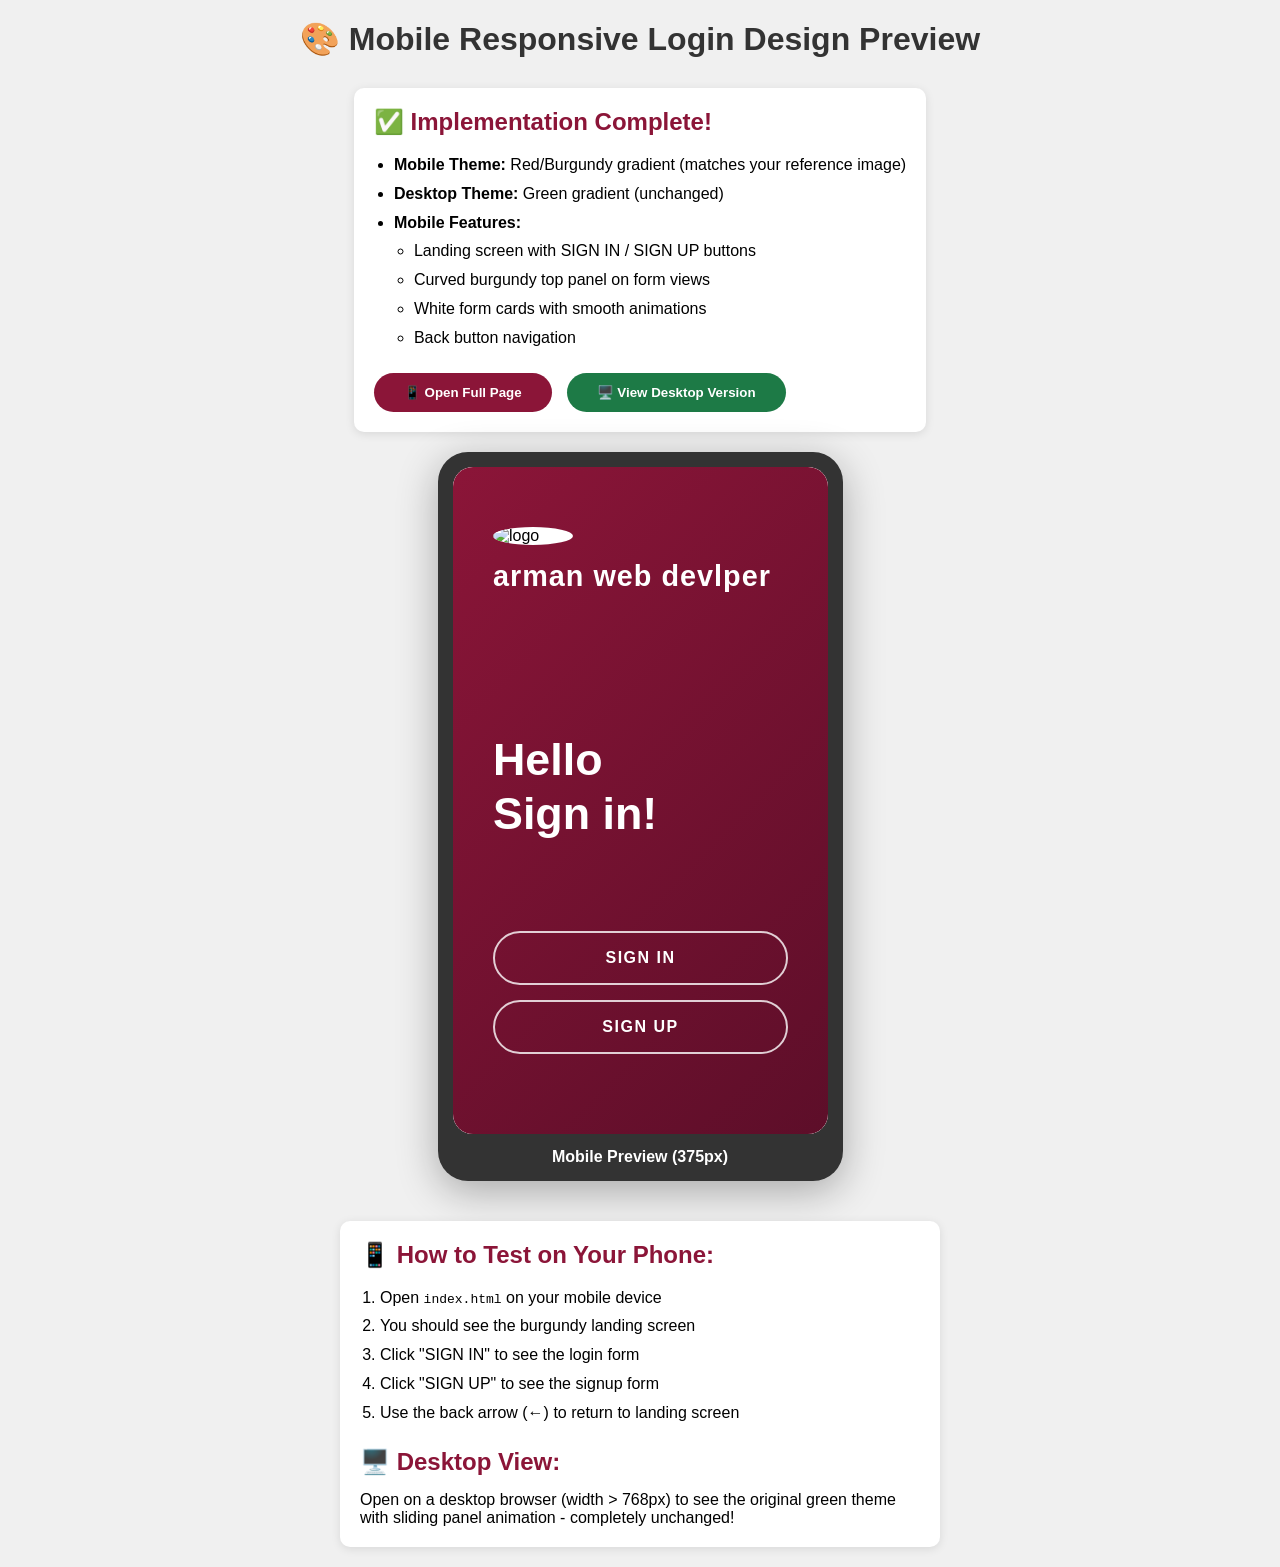
<file: preview.html>
<!DOCTYPE html>
<html lang="en">

<head>
    <meta charset="UTF-8">
    <meta name="viewport" content="width=device-width, initial-scale=1.0">
    <title>Mobile Preview - Login Design</title>
    <style>
        * {
            margin: 0;
            padding: 0;
            box-sizing: border-box;
        }

        body {
            font-family: Arial, sans-serif;
            background: #f0f0f0;
            padding: 20px;
            display: flex;
            flex-direction: column;
            align-items: center;
            gap: 20px;
        }

        h1 {
            color: #333;
            margin-bottom: 10px;
        }

        .info {
            background: white;
            padding: 20px;
            border-radius: 10px;
            max-width: 600px;
            box-shadow: 0 2px 10px rgba(0, 0, 0, 0.1);
        }

        .info h2 {
            color: #8B1538;
            margin-bottom: 15px;
        }

        .info ul {
            margin-left: 20px;
            line-height: 1.8;
        }

        .preview-container {
            display: flex;
            gap: 20px;
            flex-wrap: wrap;
            justify-content: center;
        }

        .device-frame {
            background: #333;
            padding: 15px;
            border-radius: 30px;
            box-shadow: 0 10px 40px rgba(0, 0, 0, 0.3);
        }

        iframe {
            width: 375px;
            height: 667px;
            border: none;
            border-radius: 20px;
            background: white;
        }

        .label {
            text-align: center;
            margin-top: 10px;
            color: white;
            font-weight: bold;
        }

        .button-container {
            display: flex;
            gap: 15px;
            margin-top: 20px;
        }

        button {
            background: #8B1538;
            color: white;
            border: none;
            padding: 12px 30px;
            border-radius: 25px;
            cursor: pointer;
            font-weight: 600;
            transition: all 0.3s ease;
        }

        button:hover {
            background: #5D0E29;
            transform: translateY(-2px);
        }

        .desktop-btn {
            background: #1d7a46;
        }

        .desktop-btn:hover {
            background: #145a32;
        }
    </style>
</head>

<body>
    <h1>🎨 Mobile Responsive Login Design Preview</h1>

    <div class="info">
        <h2>✅ Implementation Complete!</h2>
        <ul>
            <li><strong>Mobile Theme:</strong> Red/Burgundy gradient (matches your reference image)</li>
            <li><strong>Desktop Theme:</strong> Green gradient (unchanged)</li>
            <li><strong>Mobile Features:</strong>
                <ul>
                    <li>Landing screen with SIGN IN / SIGN UP buttons</li>
                    <li>Curved burgundy top panel on form views</li>
                    <li>White form cards with smooth animations</li>
                    <li>Back button navigation</li>
                </ul>
            </li>
        </ul>

        <div class="button-container">
            <button onclick="window.open('index.html', '_blank')">📱 Open Full Page</button>
            <button class="desktop-btn" onclick="openDesktop()">🖥️ View Desktop Version</button>
        </div>
    </div>

    <div class="preview-container">
        <div class="device-frame">
            <iframe src="index.html"></iframe>
            <div class="label">Mobile Preview (375px)</div>
        </div>
    </div>

    <div class="info" style="margin-top: 20px;">
        <h2>📱 How to Test on Your Phone:</h2>
        <ol style="margin-left: 20px; line-height: 1.8;">
            <li>Open <code>index.html</code> on your mobile device</li>
            <li>You should see the burgundy landing screen</li>
            <li>Click "SIGN IN" to see the login form</li>
            <li>Click "SIGN UP" to see the signup form</li>
            <li>Use the back arrow (←) to return to landing screen</li>
        </ol>

        <h2 style="margin-top: 20px;">🖥️ Desktop View:</h2>
        <p>Open on a desktop browser (width > 768px) to see the original green theme with sliding panel animation -
            completely unchanged!</p>
    </div>

    <script>
        function openDesktop() {
            const win = window.open('index.html', '_blank');
            if (win) {
                setTimeout(() => {
                    win.resizeTo(1200, 800);
                }, 100);
            }
        }
    </script>
</body>

</html>
</file>
